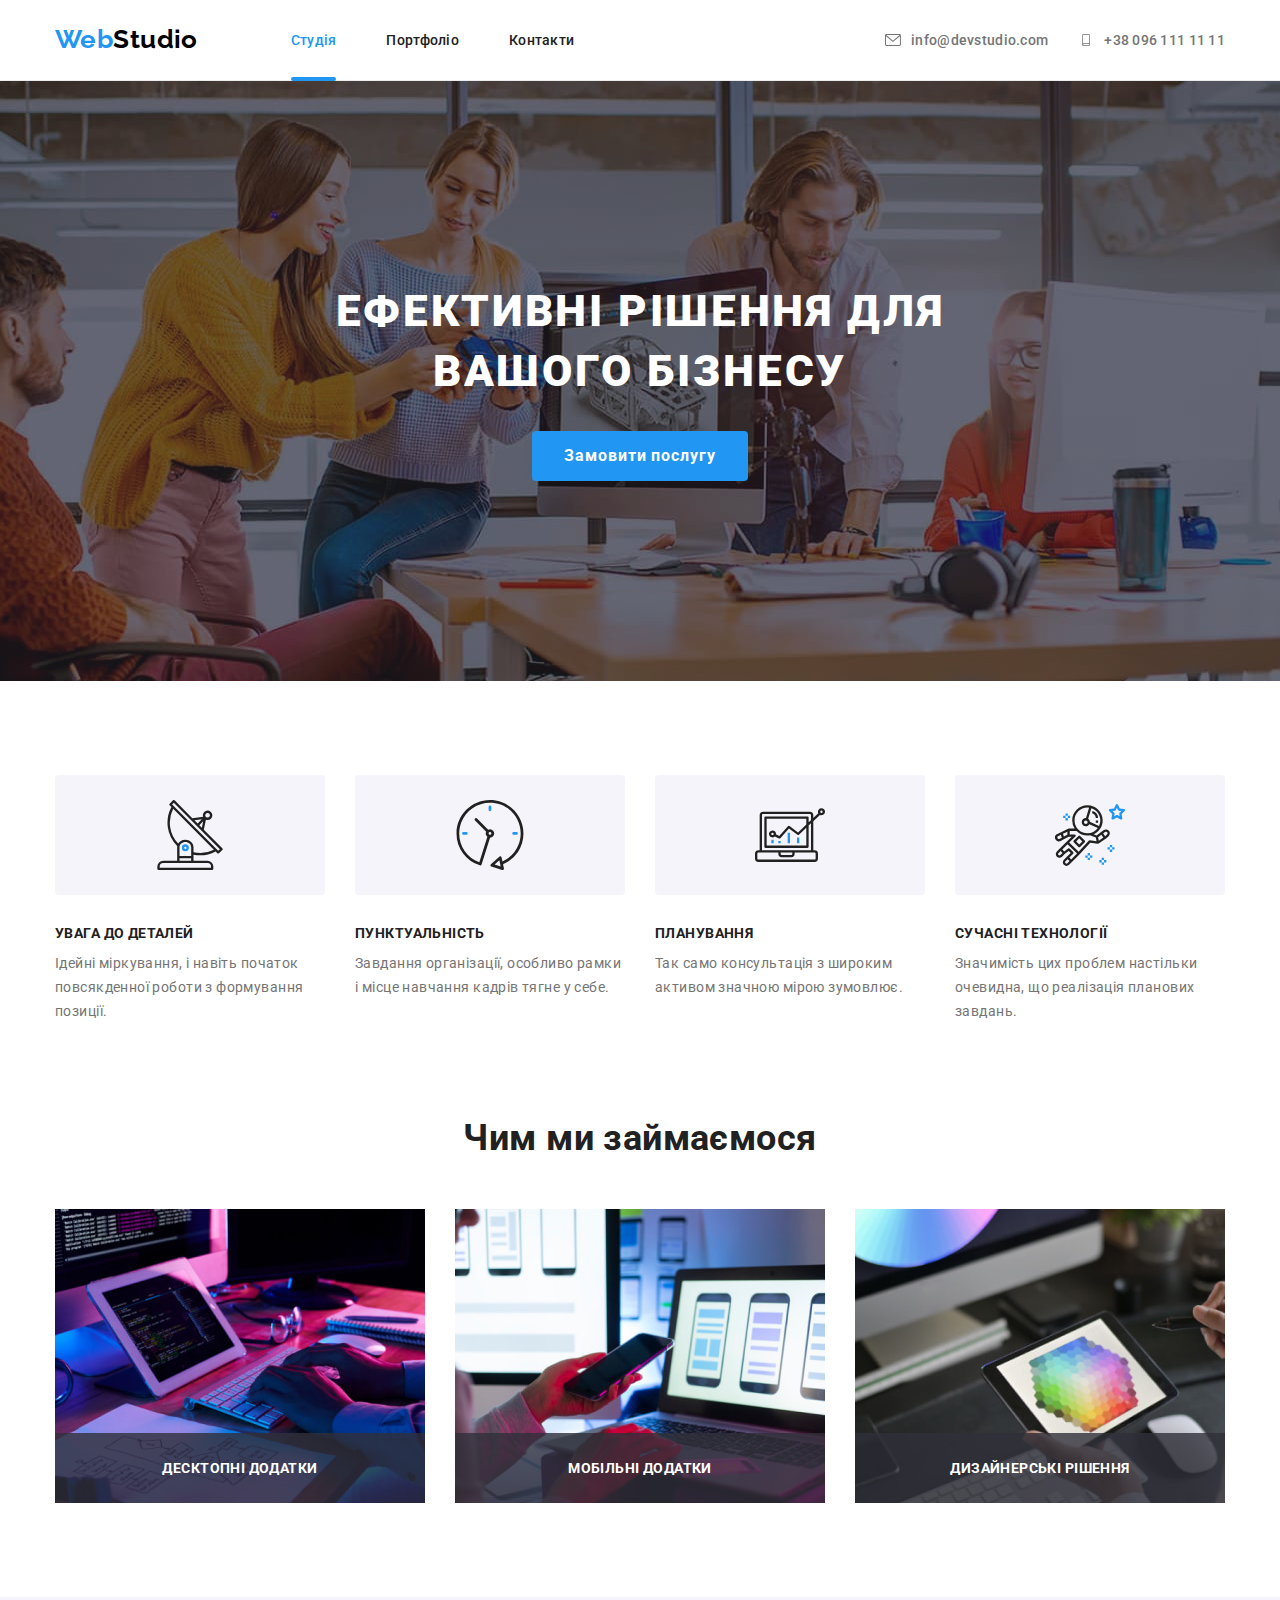
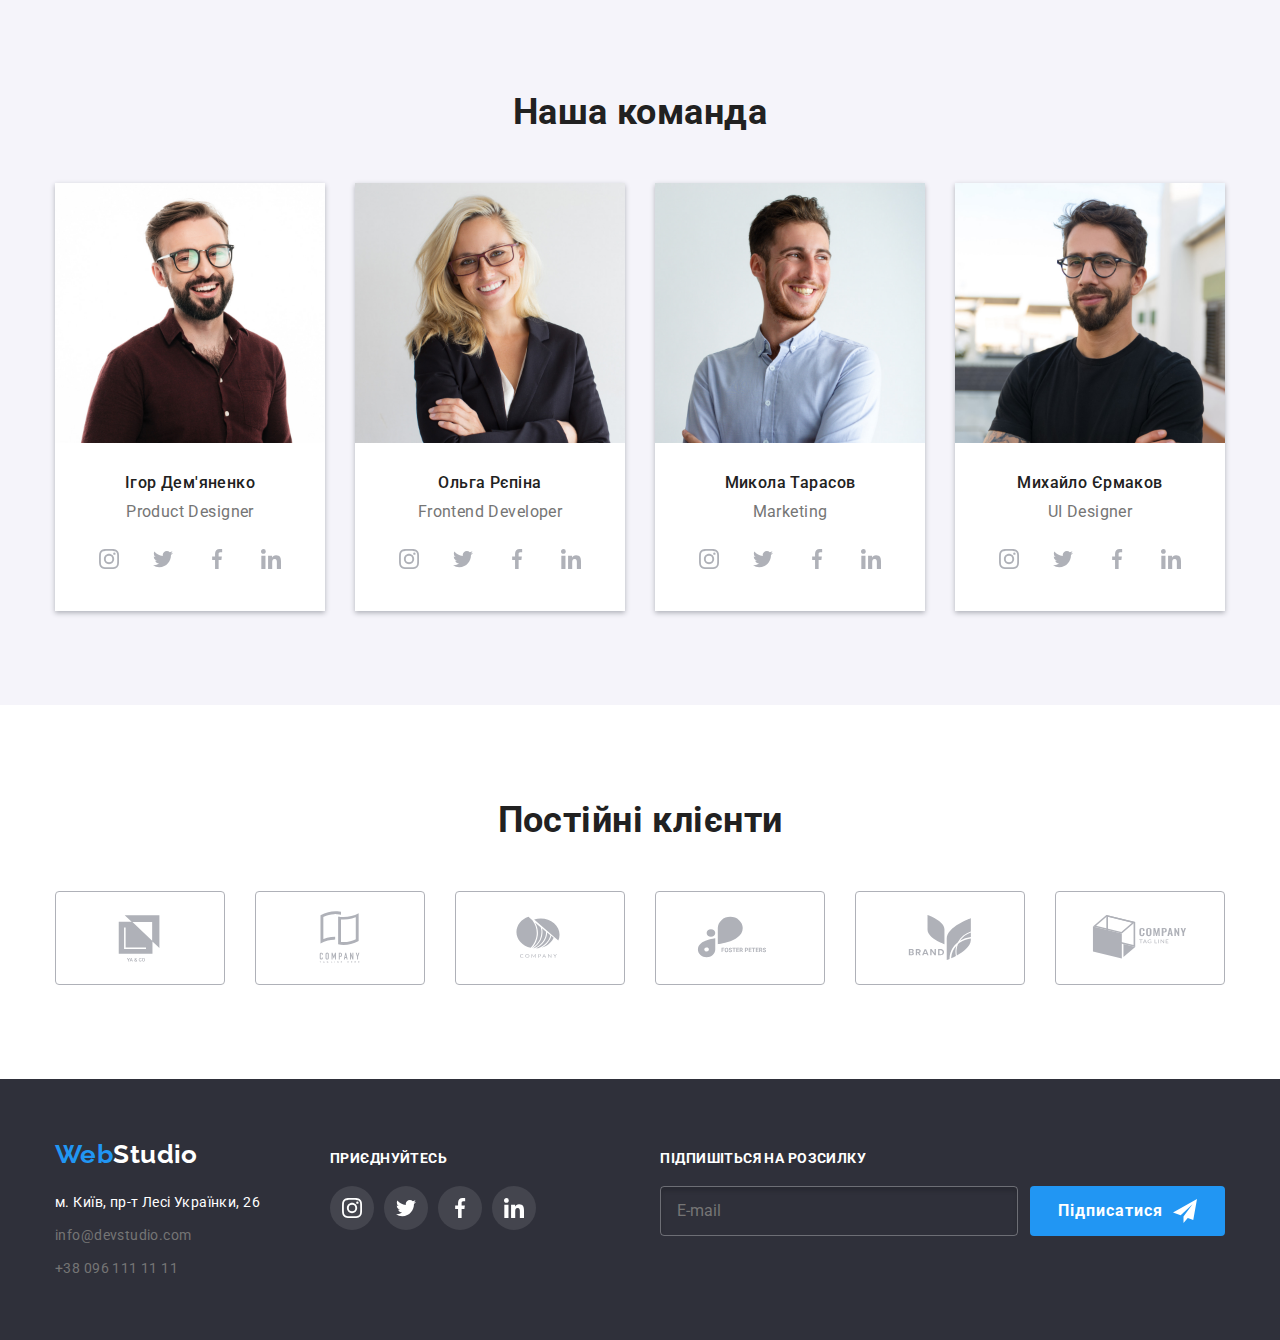
<file: index.html>
<!DOCTYPE html>
<html lang="uk">
  <head>
    <meta charset="UTF-8" />
    <meta http-equiv="X-UA-Compatible" content="IE=edge" />
    <meta name="viewport" content="width=device-width, initial-scale=1.0" />
    <title>WebStudio</title>
    <link rel="preconnect" href="https://fonts.googleapis.com" />
    <link rel="preconnect" href="https://fonts.gstatic.com" crossorigin />
    <link
      href="https://fonts.googleapis.com/css2?family=Raleway:wght@700&family=Roboto:wght@400;500;700;900&display=swap"
      rel="stylesheet"
    />
    <link
      rel="stylesheet"
      href="https://cdnjs.cloudflare.com/ajax/libs/modern-normalize/1.1.0/modern-normalize.min.css"
    />
    <link rel="stylesheet" href="./css/main.min.css">
  </head>
  <body class="page">
    <!--Шапка сайту-->
    <header class="header">
      <div class="container header-container">
        <nav class="nav">
          <a class="logo" lang="en" href="./index.html">
            <span class="logo__span" lang="en">Web</span
            ><span class="logo__dark" lang="en">Studio</span>
          </a>
          <ul class="nav__list">
            <li class="nav__item nav__list--current">
              <a class="nav__link nav__list--active" href="">Студія</a>
            </li>
            <li class="nav__item">
              <a class="nav__link" href="./portfolio.html">Портфоліо</a>
            </li>
            <li class="nav__item">
              <a class="nav__link" href="">Контакти</a>
            </li>
          </ul>
        </nav>
        <ul class="contact-list">
          <li class="contact-list__item">
            <a class="contact-list__link" href="mailto:info@devstudio.com">
              <svg class="contact-list__icon" width="16" height="12">
                <use href="./images/icons/icons.svg#envelope"></use>
              </svg>
              info@devstudio.com</a
            >
          </li>
          <li class="contact-list__item">
            <a class="contact-list__link" href="tel:+380961111111">
              <svg class="contact-list__icon" width="16" height="12">
                <use href="./images/icons/icons.svg#smartphone"></use>
              </svg>
              +38 096 111 11 11</a>
          </li>
        </ul>
      </div>
    </header>
    <main>
      <!--секція 1-->
      <section class="hero">
        <div class="container">
        <h1 class="hero__title">Ефективні рішення для вашого бізнесу</h1>
        <button class="btn hero__btn" type="button" data-modal-open>Замовити послугу</button>
        </div>
      </section>
      <!--секція 2 принципи роботи-->
      <section class="features">
        <div class="container">
          <h2 class="visually-hidden">Наші принципи роботи</h2>
           
          <ul class="features-list">
            <li class="features-list__item">
              <div class="icon-container">
                <svg class="features-icon" width="70" height="70">
                <use href="./images/icons/icons.svg#antenna"></use>
              </svg>
              </div>
              <h3 class="features-list__header">Увага до деталей</h3>
              <p class="features-list__txt">
                Ідейні міркування, і навіть початок повсякденної роботи з
                формування позиції.
              </p>
            </li>
            <li class="features-list__item">
              <div class="icon-container">
                <svg class="features-icon" width="70" height="70">
                <use href="./images/icons/icons.svg#clock"></use>
              </svg>
              </div>
              <h3 class="features-list__header">Пунктуальність</h3>
              <p class="features-list__txt">
                Завдання організації, особливо рамки і місце навчання кадрів
                тягне у себе.
              </p>
            </li>
            <li class="features-list__item">
              <div class="icon-container">
                <svg class="features-icon" width="70" height="70">
                <use href="./images/icons/icons.svg#diagram"></use>
              </svg>
              </div>
              <h3 class="features-list__header">Планування</h3>
              <p class="features-list__txt">
                Так само консультація з широким активом значною мірою зумовлює.
              </p>
            </li>
            <li class="features-list__item">
              <div class="icon-container">
                <svg class="features-icon" width="70" height="70">
                <use href="./images/icons/icons.svg#astronaut"></use>
              </svg>
              </div>
              <h3 class="features-list__header">Сучасні технології</h3>
              <p class="features-list__txt">
                Значимість цих проблем настільки очевидна, що реалізація
                планових завдань.
              </p>
            </li>
          </ul>
        </div>
      </section>
      <!--секція 3-->
      <section class="gallery">
        <div class="container">
          <h2 class="section-title">Чим ми займаємося</h2>
          <ul class="gallery-list">
            <li class="gallery__item">
              <img
                src="./images/section3/box1.jpg"
                alt="десктопні додатки"
                width="370"
                height="294"
              />
              <p class="gallery__txt">Десктопні додатки</p>
            </li>
            <li class="gallery__item">
              <img
                src="./images/section3/box2.jpg"
                alt="мобільні застосунки"
                width="370"
                height="294"
              />
              <p class="gallery__txt">Мобільні додатки</p>
            </li>
            <li class="gallery__item">
              <img
                src="./images/section3/box3.jpg"
                alt="дизайнерські рішення"
                width="370"
                height="294"
              />
              <p class="gallery__txt">Дизайнерські рішення</p>
            </li>
          </ul>
        </div>
      </section>
      <!--секція 4 team-->
      <section class="team">
        <div class="container team-container">
          <h2 class="section-title">Наша команда</h2>
          <ul class="team-list">
            <li class="team-item">
              <img
                class="team-photo"
                src="./images/section4/img1.jpg"
                alt="фото дизайнера продукту"
                width="270"
                height="260"
              />
              <div class="team-wrap">
              <h3 class="team-mate">Ігор Дем'яненко</h3>
              <p class="team-position" lang="en">Product Designer</p>
              <ul class="socials">
                <li class="socials-item">
                  <a
                   href="https://www.instagram.com"
                   class="socials-link"
                  target="_blank"
                  rel="noopener noreferrer"
                  aria-label="Instagram">
                  <svg class="socials-icon" width="20" height="20">
                <use href="./images/icons/icons.svg#instagram"></use>
              </svg>
                </a>
                </li>
                <li class="socials-item">
                  <a 
                  class="socials-link"
                   href="https://twitter.com"
                   target="_blank"
                  rel="noopener noreferrer"
                  aria-label="Twitter">
                  <svg class="socials-icon" width="20" height="20">
                <use href="./images/icons/icons.svg#twitter"></use>
              </svg>
                </a>
                </li>
                <li class="socials-item">
                  <a 
                  class="socials-link"
                   href="https://facebook.com"
                   target="_blank"
                  rel="noopener noreferrer"
                  aria-label="Facebook">
                  <svg class="socials-icon" width="20" height="20">
                <use href="./images/icons/icons.svg#facebook"></use>
              </svg>
                </a>
                </li>
                <li class="socials-item">
                  <a
                  class="socials-link"
                   href="https://linkedin.com"
                   target="_blank"
                  rel="noopener noreferrer"
                  aria-label="LinkedIn">
                  <svg class="socials-icon" width="20" height="20">
                <use href="./images/icons/icons.svg#linkedin"></use>
              </svg>
                </a>
                </li>
              </ul>
              </div>
              </li>
            <li class="team-item">
              <img
                class="team-photo"
                src="./images/section4/img2.jpg"
                alt="фото розробника"
                width="270"
                height="260"
              />
              <div class="team-wrap">
              <h3 class="team-mate">Ольга Рєпіна</h3>
              <p class="team-position" lang="en">Frontend Developer</p>
              <ul class="socials">
                <li class="socials-item">
                  <a
                   href="https://www.instagram.com"
                   class="socials-link"
                  target="_blank"
                  rel="noopener noreferrer"
                  aria-label="Instagram">
                  <svg class="socials-icon" width="20" height="20">
                <use href="./images/icons/icons.svg#instagram"></use>
              </svg>
                </a>
                </li>
                <li class="socials-item">
                  <a 
                  class="socials-link"
                   href="https://twitter.com"
                   target="_blank"
                  rel="noopener noreferrer"
                  aria-label="Twitter">
                  <svg class="socials-icon" width="20" height="20">
                <use href="./images/icons/icons.svg#twitter"></use>
              </svg>
                </a>
                </li>
                <li class="socials-item">
                  <a 
                  class="socials-link"
                   href="https://facebook.com"
                   target="_blank"
                  rel="noopener noreferrer"
                  aria-label="Facebook">
                  <svg class="socials-icon" width="20" height="20">
                <use href="./images/icons/icons.svg#facebook"></use>
              </svg>
                </a>
                </li>
                <li class="socials-item">
                  <a
                  class="socials-link"
                   href="https://linkedin.com"
                   target="_blank"
                  rel="noopener noreferrer"
                  aria-label="LinkedIn">
                  <svg class="socials-icon" width="20" height="20">
                <use href="./images/icons/icons.svg#linkedin"></use>
              </svg>
                </a>
                </li>
              </ul>
              </div>
            </li>
            <li class="team-item">
              <img
                class="team-photo"
                src="./images/section4/img3.jpg"
                alt="фото маркетолога"
                width="270"
                height="260"
              />
              <div class="team-wrap">
              <h3 class="team-mate">Микола Тарасов</h3>
              <p class="team-position" lang="en">Marketing</p>
              <ul class="socials list">
                <li class="socials-item">
                  <a
                   href="https://www.instagram.com"
                   class="socials-link"
                  target="_blank"
                  rel="noopener noreferrer"
                  aria-label="Instagram">
                  <svg class="socials-icon" width="20" height="20">
                <use href="./images/icons/icons.svg#instagram"></use>
              </svg>
                </a>
                </li>
                <li class="socials-item">
                  <a 
                  class="socials-link"
                   href="https://twitter.com"
                   target="_blank"
                  rel="noopener noreferrer"
                  aria-label="Twitter">
                  <svg class="socials-icon" width="20" height="20">
                <use href="./images/icons/icons.svg#twitter"></use>
              </svg>
                </a>
                </li>
                <li class="socials-item">
                  <a 
                  class="socials-link"
                   href="https://facebook.com"
                   target="_blank"
                  rel="noopener noreferrer"
                  aria-label="Facebook">
                  <svg class="socials-icon" width="20" height="20">
                <use href="./images/icons/icons.svg#facebook"></use>
              </svg>
                </a>
                </li>
                <li class="socials-item">
                  <a
                  class="socials-link"
                   href="https://linkedin.com"
                   target="_blank"
                  rel="noopener noreferrer"
                  aria-label="LinkedIn">
                  <svg class="socials-icon" width="20" height="20">
                <use href="./images/icons/icons.svg#linkedin"></use>
              </svg>
                </a>
                </li>
              </ul>
              </div>
            </li>
            <li class="team-item">
              <img
                class="team-photo"
                src="./images/section4/img4.jpg"
                alt="фото дизайнера"
                width="270"
                height="260"
              />
              <div class="team-wrap">
              <h3 class="team-mate">Михайло Єрмаков</h3>
              <p class="team-position" lang="en">UI Designer</p>
              <ul class="socials">
                <li class="socials-item">
                  <a
                   href="https://www.instagram.com"
                   class="socials-link"
                  target="_blank"
                  rel="noopener noreferrer"
                  aria-label="Instagram">
                  <svg class="socials-icon" width="20" height="20">
                <use href="./images/icons/icons.svg#instagram"></use>
              </svg>
                </a>
                </li>
                <li class="socials-item">
                  <a 
                  class="socials-link"
                   href="https://twitter.com"
                   target="_blank"
                  rel="noopener noreferrer"
                  aria-label="Twitter">
                  <svg class="socials-icon" width="20" height="20">
                <use href="./images/icons/icons.svg#twitter"></use>
              </svg>
                </a>
                </li>
                <li class="socials-item">
                  <a 
                  class="socials-link"
                   href="https://facebook.com"
                   target="_blank"
                  rel="noopener noreferrer"
                  aria-label="Facebook">
                  <svg class="socials-icon" width="20" height="20">
                <use href="./images/icons/icons.svg#facebook"></use>
              </svg>
                </a>
                </li>
                <li class="socials-item">
                  <a
                  class="socials-link"
                   href="https://linkedin.com"
                   target="_blank"
                  rel="noopener noreferrer"
                  aria-label="LinkedIn">
                  <svg class="socials-icon" width="20" height="20">
                <use href="./images/icons/icons.svg#linkedin"></use>
              </svg>
                </a>
                </li>
              </ul>
              </div>
            </li>
          </ul>
        </div>
      </section>
      <!--секція 5 clients-->
      <section class="clients">
        <div class="container clients-container">
          <h2 class="section-title">Постійні клієнти</h2>
          <ul class="clients-list">
              <li class="clients-list__item">
                <a class="clients-link"
                href="">
                <svg class="clients-icon" width="106" height="60">
                <use href="./images/icons/icons.svg#logo"></use>
              </svg>
                </a>
              </li>
              <li class="clients-list__item">
                <a class="clients-link"
                href=""
                >
                <svg class="clients-icon" width="106" height="60">
                <use href="./images/icons/icons.svg#logo1"></use>
              </svg>
                </a>
              </li>
              <li class="clients-list__item">
                <a class="clients-link"
                href="">
                <svg class="clients-icon" width="106" height="60">
                <use href="./images/icons/icons.svg#logo2"></use>
              </svg>
              </a>
              </li>
              <li class="clients-list__item">
                <a class="clients-link"
                href=""
                 >
                 <svg class="clients-icon" width="106" height="60">
                <use href="./images/icons/icons.svg#logo3"></use>
              </svg>
                </a>
              </li>
              <li class="clients-list__item">
                <a class="clients-link"
                href="">
                <svg class="clients-icon" width="106" height="60">
                <use href="./images/icons/icons.svg#logo4"></use>
              </svg>
              </a>
              </li>
              <li class="clients-list__item">
                <a class="clients-link"
                href="">
                <svg class="clients-icon" width="106" height="60">
                <use href="./images/icons/icons.svg#logo5"></use>
              </svg>
              </a>
              </li>
            </ul>
          
    </main>
    <!--підвал-->
    <footer class="footer">
      <div class="container footer-container">
        <div class="address-container">
        <a class="logo footer__logo" lang="en" href="./index.html">
          <span class="logo__span" lang="en">Web</span
          ><span class="logo__light" lang="en">Studio</span>
        </a>
        <address class="adress">
          <ul class="adress-list">
            <li class="adress-list__item">
              <a
                class="adress-link"
                href="https://goo.gl/maps/CPtrU1FHBa2aNyZL9"
                target="_blank"
                rel="noopener noreferrer"
                >м. Київ, пр-т Лесі Українки, 26
              </a>
            </li>
            <li class="adress-list__item">
              <a class="adress-link contact" href="mailto:info@devstudio.com"
                >info@devstudio.com</a
              >
            </li>
            <li class="adress-list__item">
              <a class="adress-link contact" href="tel:+380961111111"
                >+38 096 111 11 11</a
              >
            </li>
          </ul>
        </address>
        </div>
      <div class="footer-socials">
        <p class="footer-socials__txt">Приєднуйтесь</p>
        <ul class="footer-list">
          <li class="footer-list__item">
          <a 
          class="socials-link socials__dark"
          href="https://www.instagram.com"
          target="_blank"
          rel="noopener noreferrer"
          aria-label="Instagram"
          >
          <svg class="footer-icon" width="20" height="20">
                <use href="./images/icons/icons.svg#instagram"></use>
              </svg>
        </a>
      </li>
          <li class="footer-list__item">
            <a 
          class="socials-link socials__dark"
          href="https://www.twitter.com"
          target="_blank"
          rel="noopener noreferrer"
          aria-label="Twitter"
          >
          <svg class="footer-icon" width="20" height="20">
                <use href="./images/icons/icons.svg#twitter"></use>
              </svg>
        </a>
          </li>
          <li class="footer-list__item">
            <a 
          class="socials-link socials__dark"
          href="https://www.facebook.com"
          target="_blank"
          rel="noopener noreferrer"
          aria-label="Facebook"
          >
          <svg class="footer-icon" width="20" height="20">
                <use href="./images/icons/icons.svg#facebook"></use>
              </svg>
        </a>
          </li>
          <li class="footer-list__item">
            <a 
          class="socials-link socials__dark"
          href="https://www.linkedin.com"
          target="_blank"
          rel="noopener noreferrer"
          aria-label="LinkedIn"
          >
          <svg class="footer-icon" width="20" height="20">
                <use href="./images/icons/icons.svg#linkedin"></use>
              </svg>
        </a>
          </li>
        </ul>
      </div>
      <form class="footer-form" 
      name="subscribe-form">
      <strong class="footer-form__txt">Підпишіться на розсилку</strong>
      <div class="ft-form-container">
        <label class="footer-label">
            <input 
          class="footer-input" 
          type="email" 
          name="email" 
          placeholder="E-mail">
        </label>
        <button class="footer__btn btn" type="submit">
          Підписатися
          <svg width="24" height="24">
            <use href="./images/icons/icons.svg#icon-send"></use>
          </svg>
        </button>
        </div>
         </form>
      </div>
    </footer>
    <!--modal window-->
    <div class="backdrop is-hidden" data-modal>
      <div class="modal">
        <button class="modal-btn" type="button" data-modal-close>
          <svg width="18" height="18">
            <use href="./images/icons/icons.svg#close"></use>
          </svg>
        </button>
        <strong class="modal-title">Залиште свої дані, ми вам передзвонимо</strong>
        <form class="modal-form" name="application-form">
          <div class="app-form-group" role="group">
            <label class="app-form__label">
              <span class="app-form__span">Ім'я</span>
              <input class="app-form__input" 
              type="text" 
              name="name">
              <svg class="app-form__icon" width="18" height="18">
                 <use href="./images/icons/icons.svg#person"></use>
              </svg>
            </label>
            <label class="app-form__label">
              <span class="app-form__span">Телефон</span>
              <input class="app-form__input" 
              type="tel" 
              name="phone">
              <svg class="app-form__icon" width="18" height="18">
                 <use href="./images/icons/icons.svg#phone"></use>
              </svg>
            </label>
            <label class="app-form__label">
              <span class="app-form__span">Пошта</span>
              <input class="app-form__input" 
              type="email" 
              name="mail">
              <svg class="app-form__icon" width="18" height="18">
                 <use href="./images/icons/icons.svg#email"></use>
              </svg>
            </label>
            <label class="app-form__label">
              <span class="app-form__span">Коментар</span>
              <textarea class="app-form__txt" name="" rows="6" placeholder="Введіть текст"></textarea>
            </label>
            <label class="checkbox-label">
              <input class="checkbox-input visually-hidden" 
              type="checkbox" 
              name="agree" 
              value="agree">
              <svg class="checkbox-svg" width="16" height="15">
                <use class="icon-checked" href="./images/icons/icons.svg#checked"></use>
                <use class="icon-unchecked" href="./images/icons/icons.svg#unchecked"></use>
              </svg>
              <span class="checkbox__span">Погоджуюся з розсилкою та приймаю  
                <a class="checkbox-link" 
                href=""
                target="_blank"
                rel="noopener noreferrer"
                > Умови договору</a> 
              </span>
            </label>
          </div>
          <button class="btn form__btn" type="submit">Відправити</button>
        </form>
      </div>
    </div>
    <script src="js/modal.js"></script>
  </body>
</html>
</file>
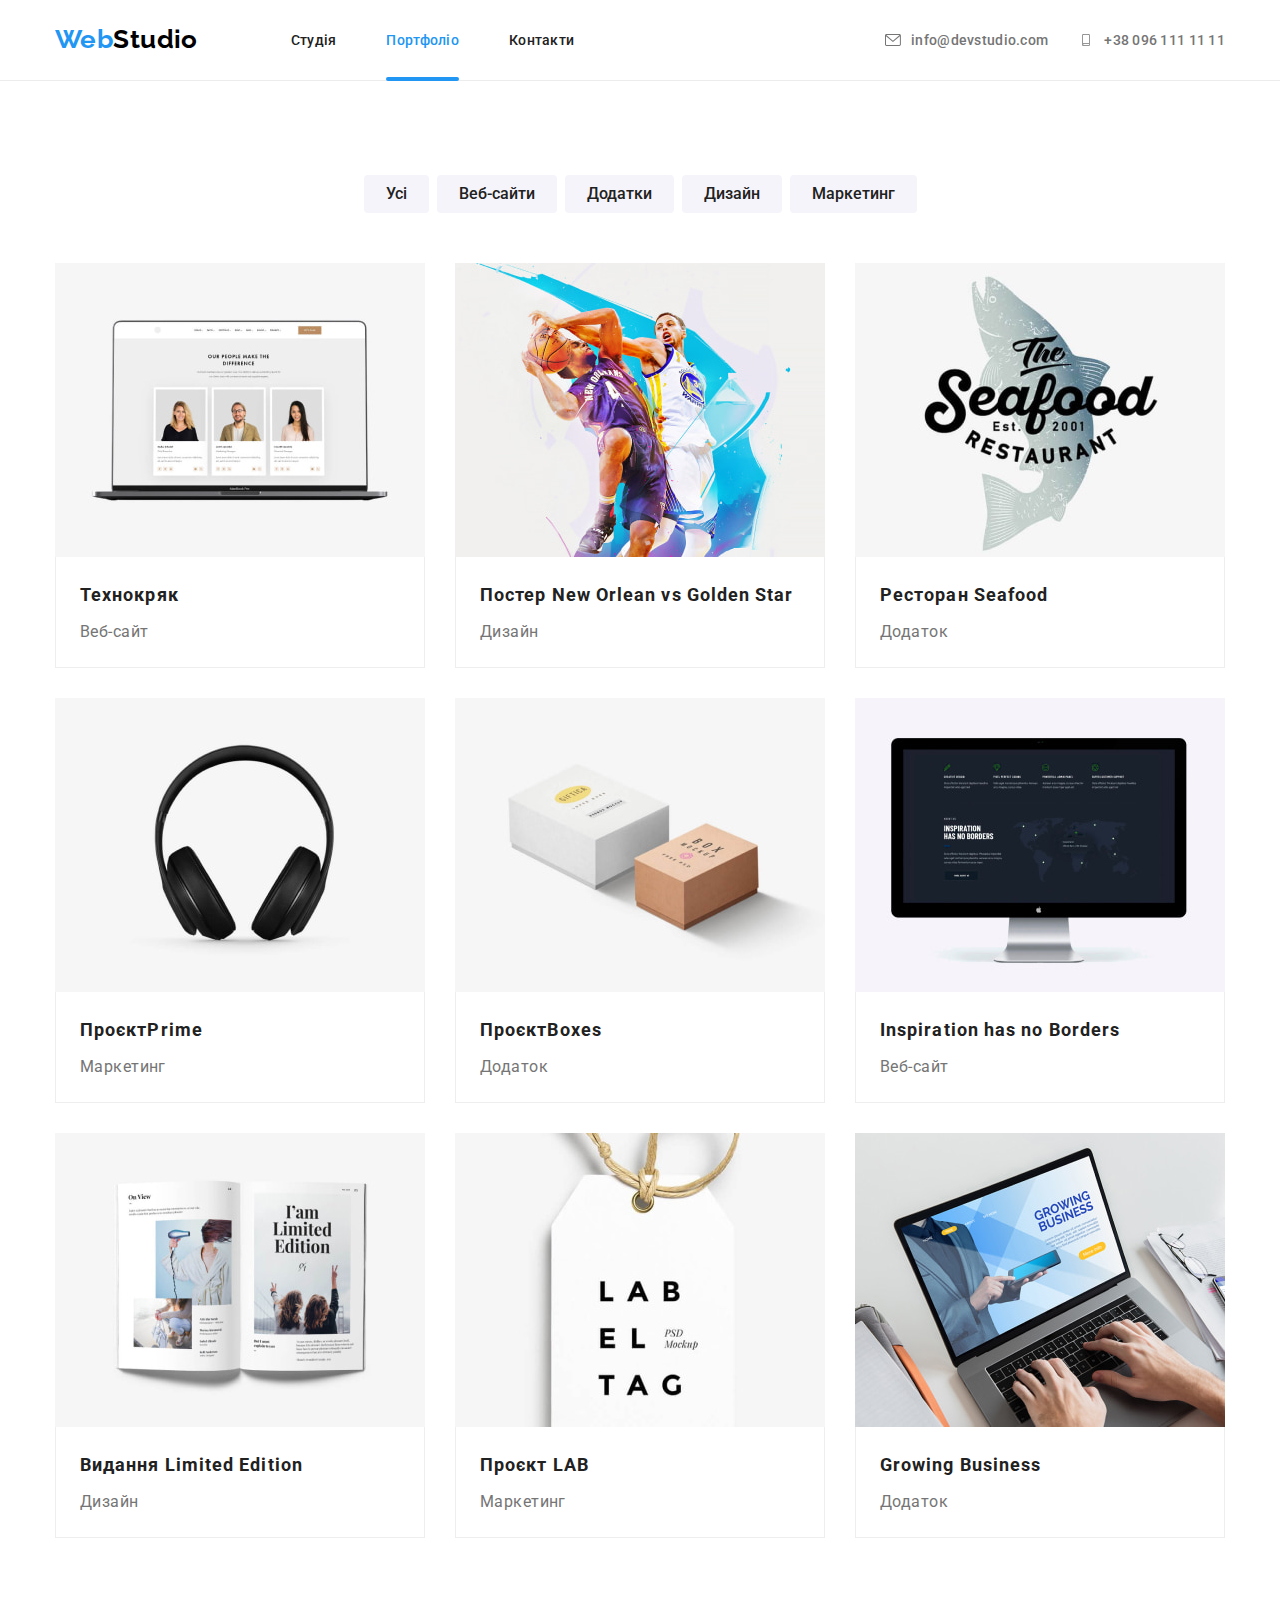
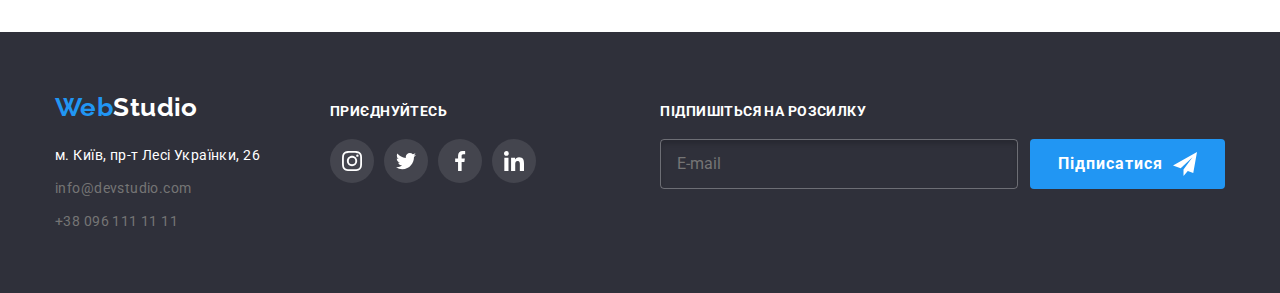
<file: portfolio.html>
<!DOCTYPE html>
<html lang="uk">
  <head>
    <meta charset="UTF-8" />
    <meta http-equiv="X-UA-Compatible" content="IE=edge" />
    <meta name="viewport" content="width=device-width, initial-scale=1.0" />
    <title>Portfolio</title>
    <link rel="preconnect" href="https://fonts.googleapis.com" />
    <link rel="preconnect" href="https://fonts.gstatic.com" crossorigin />
    <link
      href="https://fonts.googleapis.com/css2?family=Raleway:wght@700&family=Roboto:wght@400;500;700;900&display=swap"
      rel="stylesheet"
    />
    <link
      rel="stylesheet"
      href="https://cdnjs.cloudflare.com/ajax/libs/modern-normalize/1.1.0/modern-normalize.min.css"
    />
    <link rel="stylesheet" href="./css/main.min.css" />
  </head>
  <body class="page">
    <!--Шапка сайту-->
    <header class="header">
      <div class="container header-container">
        <nav class="nav">
          <a class="logo" lang="en" href="./index.html">
            <span class="logo__span" lang="en">Web</span
            ><span class="logo__dark" lang="en">Studio</span>
          </a>
          <ul class="nav__list">
            <li class="nav__item">
              <a class="nav__link" href="./index.html">Студія</a>
            </li>
            <li class="nav__item nav__list--current">
              <a class="nav__link nav__list--active" href="./portfolio.html"
                >Портфоліо</a
              >
            </li>
            <li class="nav__item">
              <a class="nav__link link" href="">Контакти</a>
            </li>
          </ul>
        </nav>
        <ul class="contact-list list">
          <li class="contact-list__item">
            <a class="contact-list__link" href="mailto:info@devstudio.com">
              <svg class="contact-list__icon" width="16" height="12">
                <use href="./images/icons/icons.svg#envelope"></use>
              </svg>
              info@devstudio.com</a
            >
          </li>
          <li class="contact-list__item">
            <a class="contact-list__link" href="tel:+380961111111">
              <svg class="contact-list__icon" width="16" height="12">
                <use href="./images/icons/icons.svg#smartphone"></use>
              </svg>
              +38 096 111 11 11</a
            >
          </li>
        </ul>
      </div>
    </header>
    <main>
      <section class="portfolio">
        <div class="container">
          <h1 class="visually-hidden">Наші проєкти</h1>
          <ul class="portfolio-btn-list">
            <li class="port">
              <button class="port__btn" type="button">Усі</button>
            </li>
            <li class="port">
              <button class="port__btn" type="button">Веб-сайти</button>
            </li>
            <li class="port">
              <button class="port__btn" type="button">Додатки</button>
            </li>
            <li class="port">
              <button class="port__btn" type="button">Дизайн</button>
            </li>
            <li class="port">
              <button class="port__btn" type="button">Маркетинг</button>
            </li>
          </ul>
          <ul class="port-list">
            <li class="port-list__item">
              <a class="port-photo-link" href="">
                <div class="portfolio-thumb">
                  <img
                    class="port-photo"
                    src="./images/portfolio/img1.jpg"
                    alt="проєкт веб-сайту"
                    width="370"
                    height="294"
                  />
                  <div class="overlay">
                    <p class="overlay__desc">
                      Ресурс пропонує комплексні пропозиції з різним рівнем
                      функціоналу та сервісів. Все це дозволить відвідувачу
                      отримати вичерпні відомості про компанію чи приватну
                      особу.
                    </p>
                  </div>
                </div>
                <div class="port-wrap">
                  <h2 class="port-wrap__title">Технокряк</h2>
                  <p class="port-wrap__name">Веб-сайт</p>
                </div>
              </a>
            </li>
            <li class="port-list__item">
              <a class="port-photo-link" href="">
                <div class="portfolio-thumb">
                  <img
                    class="port-photo"
                    src="./images/portfolio/img2.jpg"
                    alt="проєкт постера"
                    width="370"
                    height="294"
                  />
                  <div class="overlay">
                    <p class="overlay__desc">
                      Ресурс пропонує комплексні пропозиції з різним рівнем
                      функціоналу та сервісів. Все це дозволить відвідувачу
                      отримати вичерпні відомості про компанію чи приватну
                      особу.
                    </p>
                  </div>
                </div>
                <div class="port-wrap">
                  <h2 class="port-wrap__title">
                    Постер <span lang="en">New Orlean vs Golden Star</span>
                  </h2>
                  <p class="port-wrap__name">Дизайн</p>
                </div>
              </a>
            </li>
            <li class="port-list__item">
              <a class="port-photo-link" href="">
                <div class="portfolio-thumb">
                  <img
                    class="port-photo"
                    src="./images/portfolio/img3.jpg"
                    alt="проєкт додатку для ресторану"
                    width="370"
                    height="294"
                  />
                  <div class="overlay">
                    <p class="overlay__desc">
                      Ресурс пропонує комплексні пропозиції з різним рівнем
                      функціоналу та сервісів. Все це дозволить відвідувачу
                      отримати вичерпні відомості про компанію чи приватну
                      особу.
                    </p>
                  </div>
                </div>
                <div class="port-wrap">
                  <h2 class="port-wrap__title">
                    Ресторан <span lang="en">Seafood</span>
                  </h2>
                  <p class="port-wrap__name">Додаток</p>
                </div>
              </a>
            </li>
            <li class="port-list__item">
              <a class="port-photo-link" href="">
                <div class="portfolio-thumb">
                  <img
                    class="port-photo"
                    src="./images/portfolio/img4.jpg"
                    alt="маркетинговий проєкт"
                    width="370"
                    height="294"
                  />
                  <div class="overlay">
                    <p class="overlay__desc">
                      Ресурс пропонує комплексні пропозиції з різним рівнем
                      функціоналу та сервісів. Все це дозволить відвідувачу
                      отримати вичерпні відомості про компанію чи приватну
                      особу.
                    </p>
                  </div>
                </div>
                <div class="port-wrap">
                  <h2 class="port-wrap__title">
                    Проєкт<span lang="en">Prime</span>
                  </h2>
                  <p class="port-wrap__name">Маркетинг</p>
                </div>
              </a>
            </li>
            <li class="port-list__item">
              <a class="port-photo-link" href="">
                <div class="portfolio-thumb">
                  <img
                    class="port-photo"
                    src="./images/portfolio/img5.jpg"
                    alt="проєкт додатку"
                    width="370"
                    height="294"
                  />
                  <div class="overlay">
                    <p class="overlay__desc">
                      Ресурс пропонує комплексні пропозиції з різним рівнем
                      функціоналу та сервісів. Все це дозволить відвідувачу
                      отримати вичерпні відомості про компанію чи приватну
                      особу.
                    </p>
                  </div>
                </div>
                <div class="port-wrap">
                  <h2 class="port-wrap__title">
                    Проєкт<span lang="en">Boxes</span>
                  </h2>
                  <p class="port-wrap__name">Додаток</p>
                </div>
              </a>
            </li>
            <li class="port-list__item">
              <a class="port-photo-link" href="">
                <div class="portfolio-thumb">
                  <img
                    class="port-photo"
                    src="./images/portfolio/img6.jpg"
                    alt="проєкт веб-сайту"
                    width="370"
                    height="294"
                  />
                  <div class="overlay">
                    <p class="overlay__desc">
                      Ресурс пропонує комплексні пропозиції з різним рівнем
                      функціоналу та сервісів. Все це дозволить відвідувачу
                      отримати вичерпні відомості про компанію чи приватну
                      особу.
                    </p>
                  </div>
                </div>
                <div class="port-wrap">
                  <h2 class="port-wrap__title">
                    <span lang="en">Inspiration has no Borders</span>
                  </h2>
                  <p class="port-wrap__name">Веб-сайт</p>
                </div>
              </a>
            </li>
            <li class="port-list__item">
              <a class="port-photo-link" href="">
                <div class="portfolio-thumb">
                  <img
                    class="port-photo"
                    src="./images/portfolio/img7.jpg"
                    alt="проєкт для видання"
                    width="370"
                    height="294"
                  />
                  <div class="overlay">
                    <p class="overlay__desc">
                      Ресурс пропонує комплексні пропозиції з різним рівнем
                      функціоналу та сервісів. Все це дозволить відвідувачу
                      отримати вичерпні відомості про компанію чи приватну
                      особу.
                    </p>
                  </div>
                </div>
                <div class="port-wrap">
                  <h2 class="port-wrap__title">
                    Видання <span lang="en">Limited Edition</span>
                  </h2>
                  <p class="port-wrap__name">Дизайн</p>
                </div>
              </a>
            </li>
            <li class="port-list__item">
              <a class="port-photo-link" href="">
                <div class="portfolio-thumb">
                  <img
                    class="port-photo"
                    src="./images/portfolio/img8.jpg"
                    alt="маркетинговий проєкт"
                    width="370"
                    height="294"
                  />
                  <div class="overlay">
                    <p class="overlay__desc">
                      Ресурс пропонує комплексні пропозиції з різним рівнем
                      функціоналу та сервісів. Все це дозволить відвідувачу
                      отримати вичерпні відомості про компанію чи приватну
                      особу.
                    </p>
                  </div>
                </div>
                <div class="port-wrap">
                  <h2 class="port-wrap__title">
                    Проєкт <span lang="en">LAB</span>
                  </h2>
                  <p class="port-wrap__name">Маркетинг</p>
                </div>
              </a>
            </li>
            <li class="port-list__item">
              <a class="port-photo-link" href="">
                <div class="portfolio-thumb">
                  <img
                    class="port-photo"
                    src="./images/portfolio/img9.jpg"
                    alt="проєкт бізнес-додатка"
                    width="370"
                    height="294"
                  />
                  <div class="overlay">
                    <p class="overlay__desc">
                      Ресурс пропонує комплексні пропозиції з різним рівнем
                      функціоналу та сервісів. Все це дозволить відвідувачу
                      отримати вичерпні відомості про компанію чи приватну
                      особу.
                    </p>
                  </div>
                </div>
                <div class="port-wrap">
                  <h2 class="port-wrap__title">
                    <span lang="en">Growing Business</span>
                  </h2>
                  <p class="port-wrap__name">Додаток</p>
                </div>
              </a>
            </li>
          </ul>
        </div>
      </section>
    </main>

    <!--підвал-->
    <footer class="footer">
      <div class="container footer-container">
        <div class="address-container">
          <a class="logo footer__logo" lang="en" href="./index.html">
            <span class="logo__span" lang="en">Web</span
            ><span class="logo__light" lang="en">Studio</span>
          </a>
          <address class="adress">
            <ul class="adress-list">
              <li class="adress-list__item">
                <a
                  class="adress-link"
                  href="https://goo.gl/maps/CPtrU1FHBa2aNyZL9"
                  target="_blank"
                  rel="noopener noreferrer"
                  >м. Київ, пр-т Лесі Українки, 26
                </a>
              </li>
              <li class="adress-list__item">
                <a class="adress-link contact" href="mailto:info@devstudio.com"
                  >info@devstudio.com</a
                >
              </li>
              <li class="adress-list__item">
                <a class="adress-link contact" href="tel:+380961111111"
                  >+38 096 111 11 11</a
                >
              </li>
            </ul>
          </address>
        </div>
        <div class="footer-socials">
          <p class="footer-socials__txt">Приєднуйтесь</p>
          <ul class="footer-list list">
            <li class="footer-list__item">
              <a
                class="socials-link socials__dark"
                href="https://www.instagram.com"
                target="_blank"
                rel="noopener noreferrer"
                aria-label="Instagram"
              >
                <svg class="footer-icon" width="20" height="20">
                  <use href="./images/icons/icons.svg#instagram"></use>
                </svg>
              </a>
            </li>
            <li class="footer-list__item">
              <a
                class="socials-link socials__dark"
                href="https://www.twitter.com"
                target="_blank"
                rel="noopener noreferrer"
                aria-label="Twitter"
              >
                <svg class="footer-icon" width="20" height="20">
                  <use href="./images/icons/icons.svg#twitter"></use>
                </svg>
              </a>
            </li>
            <li class="footer-list__item">
              <a
                class="socials-link socials__dark"
                href="https://www.facebook.com"
                target="_blank"
                rel="noopener noreferrer"
                aria-label="Facebook"
              >
                <svg class="footer-icon" width="20" height="20">
                  <use href="./images/icons/icons.svg#facebook"></use>
                </svg>
              </a>
            </li>
            <li class="footer-list__item">
              <a
                class="socials-link socials__dark"
                href="https://www.linkedin.com"
                target="_blank"
                rel="noopener noreferrer"
                aria-label="LinkedIn"
              >
                <svg class="footer-icon" width="20" height="20">
                  <use href="./images/icons/icons.svg#linkedin"></use>
                </svg>
              </a>
            </li>
          </ul>
        </div>
        <form class="footer-form" name="subscribe-form">
          <strong class="footer-form__txt">Підпишіться на розсилку</strong>
          <div class="ft-form-container">
            <label class="footer-label">
              <input
                class="footer-input"
                type="email"
                name="email"
                placeholder="E-mail"
              />
            </label>
            <button class="footer__btn btn" type="submit">
              Підписатися
              <svg width="24" height="24">
                <use href="./images/icons/icons.svg#icon-send"></use>
              </svg>
            </button>
          </div>
        </form>
      </div>
    </footer>
  </body>
</html>
</file>
<file: css/main.min.css>
:root{--main-font: Roboto, sans-serif;--secondary-font: Raleway, sans-serif;--primary-text-color: #212121;--text-color: #757575;--accent-color: #2196f3;--hover-color: #188ce8;--white-color: #ffffff;--black-color: #000000;--btn-color: #f5f4fa;--bg-elements: #2f303a;--border-color: #eeeeee;--modal-bg-color: rgba(0, 0, 0, 0.2);--img-bg-cl: rgba(47, 48, 58, 0.8);--overlay-cl: rgba(33, 150, 243, 0.9);--footer-form: rgba(255, 255, 255, 0.6);--social-icon-cl: #afb1b8;--footer-socials: rgba(255, 255, 255, 0.1);--animation: 250ms cubic-bezier(0.4, 0, 0.2, 1)}.visually-hidden{position:absolute;white-space:nowrap;width:1px;height:1px;overflow:hidden;border:0;padding:0;clip:rect(0 0 0 0);-webkit-clip-path:inset(50%);clip-path:inset(50%);margin:-1px}h1,h2,h3,h4,h5,h6,p{margin:0}img{display:block}.clients-link,.socials-link,.contact-list__link,.nav__link{text-decoration:none;color:currentColor;display:-webkit-box;display:-ms-flexbox;display:flex}.portfolio,.clients,.team,.gallery,.features,.hero{padding-top:94px;padding-bottom:94px}.portfolio-btn-list,.clients-list,.footer-list,.socials,.team-list,.gallery-list,.features-list,.contact-list,.nav__list{list-style:none;margin:0;padding:0}body{color:var(--primary-text-color);font-size:14px;line-height:1.1428571429;letter-spacing:.03em;font-family:var(--main-font)}.section-title{margin-bottom:50px;font-weight:700;font-size:36px;line-height:1.1666666667;text-align:center}.container{width:1200px;padding-right:15px;padding-left:15px;margin-right:auto;margin-left:auto}.btn{display:block;border:rgba(0,0,0,0);border-radius:4px;margin-right:auto;margin-left:auto;font-family:inherit;font-weight:700;font-size:16px;line-height:1.875;letter-spacing:.06em;cursor:pointer}.header{border-bottom:1px solid #ececec}.header-container{display:-webkit-box;display:-ms-flexbox;display:flex;-webkit-box-align:center;-ms-flex-align:center;align-items:center}.logo{display:block;padding-top:24px;padding-bottom:25px;margin-right:93px;text-decoration:none;font-family:var(--secondary-font);font-size:26px;line-height:1.1923076923;font-weight:700}.logo__span{color:var(--accent-color)}.logo__dark{color:var(--black-color)}.footer__logo{padding:0;margin-right:0}.logo__light{color:var(--white-color)}.nav{display:-webkit-box;display:-ms-flexbox;display:flex;-webkit-box-align:center;-ms-flex-align:center;align-items:center;margin-right:auto}.nav__list{display:-webkit-box;display:-ms-flexbox;display:flex;gap:50px;-webkit-box-align:center;-ms-flex-align:center;align-items:center;font-family:var(--main-font);letter-spacing:.02em}.nav__list--current{position:relative}.nav__list--active{color:var(--accent-color)}.nav__link{display:block;padding-top:32px;padding-bottom:32px;font-weight:500;letter-spacing:.02em;-webkit-transition:color var(--animation);transition:color var(--animation)}.nav__link:hover,.nav__link:focus{color:var(--accent-color)}.nav__list--active::after{content:"";position:absolute;display:inline-block;width:100%;height:4px;bottom:-1.5%;left:0;background-color:var(--accent-color);border-radius:2px}.contact-list{display:-webkit-box;display:-ms-flexbox;display:flex;gap:30px;-webkit-box-align:center;-ms-flex-align:center;align-items:center;-webkit-box-pack:center;-ms-flex-pack:center;justify-content:center}.contact-list__link{display:-webkit-box;display:-ms-flexbox;display:flex;gap:10px;-webkit-box-align:center;-ms-flex-align:center;align-items:center;padding-top:32px;padding-bottom:32px;font-weight:500;letter-spacing:.02em;color:var(--text-color);-webkit-transition:color var(--animation);transition:color var(--animation)}.contact-list__link:hover,.contact-list__link:focus{color:var(--accent-color)}.contact-list__icon{fill:var(--text-color);-webkit-transition:fill var(--animation);transition:fill var(--animation)}.contact-list__link:hover .contact-list__icon,.contact-list__link:focus .contact-list__icon{fill:var(--accent-color)}.hero{background-color:var(--bg-elements);padding-top:200px;padding-bottom:200px;margin-right:auto;margin-left:auto;height:600px;max-width:1600px;background-image:-webkit-gradient(linear, left top, right top, from(rgba(47, 48, 58, 0.4)), to(rgba(47, 48, 58, 0.4))),url(../images/hero/hero-img.jpg);background-image:linear-gradient(to right, rgba(47, 48, 58, 0.4), rgba(47, 48, 58, 0.4)),url(../images/hero/hero-img.jpg);background-repeat:no-repeat;background-position:center;background-size:cover}.hero__title{margin-bottom:30px;width:696px;margin-right:auto;margin-left:auto;color:var(--white-color);font-weight:900;font-size:44px;line-height:1.3636363636;text-align:center;letter-spacing:.06em;text-transform:uppercase}.hero__btn{padding:10px 32px;color:var(--white-color);background-color:var(--accent-color);-webkit-transition:background-color var(--animation);transition:background-color var(--animation)}.hero__btn:hover,.hero__btn:focus{background-color:var(--hover-color)}.features{padding-bottom:0}.features-list{display:-webkit-box;display:-ms-flexbox;display:flex;gap:30px}.features-list__item{-ms-flex-preferred-size:calc((100% - 90px)/4);flex-basis:calc((100% - 90px)/4)}.icon-container{display:-webkit-box;display:-ms-flexbox;display:flex;-webkit-box-align:center;-ms-flex-align:center;align-items:center;-webkit-box-pack:center;-ms-flex-pack:center;justify-content:center;height:120px;margin-bottom:30px;background-color:var(--btn-color);border-radius:4px}.features-list__header{margin-bottom:10px;font-size:14px;line-height:1.1428571429;letter-spacing:.03em;font-weight:700;text-transform:uppercase}.features-list__txt{color:var(--text-color);font-weight:400;line-height:1.7142857143}.gallery-list{display:-webkit-box;display:-ms-flexbox;display:flex;gap:30px}.gallery__item{position:relative}.gallery__txt{position:absolute;bottom:0;left:0;width:100%;height:70px;display:-webkit-box;display:-ms-flexbox;display:flex;-webkit-box-align:center;-ms-flex-align:center;align-items:center;-webkit-box-pack:center;-ms-flex-pack:center;justify-content:center;font-weight:700;text-align:center;text-transform:uppercase;color:var(--white-color);background-color:var(--img-bg-cl)}.team{background-color:var(--btn-color)}.team-list{display:-webkit-box;display:-ms-flexbox;display:flex;gap:30px}.team-item{background-color:var(--white-color);-ms-flex-preferred-size:calc((100% - 90px)/4);flex-basis:calc((100% - 90px)/4);-webkit-box-shadow:0px 2px 5px 0px var(--social-icon-cl);box-shadow:0px 2px 5px 0px var(--social-icon-cl)}.team-wrap{padding-top:30px;padding-bottom:30px}.team-mate{margin-bottom:10px;font-weight:500;font-size:16px;line-height:1.1875;text-align:center}.team-position{margin-bottom:16px;color:var(--text-color);font-weight:400;font-size:16px;line-height:1.1875;text-align:center}.socials{display:-webkit-box;display:-ms-flexbox;display:flex;gap:10px;-webkit-box-pack:center;-ms-flex-pack:center;justify-content:center}.socials-link{display:-webkit-box;display:-ms-flexbox;display:flex;-webkit-box-align:center;-ms-flex-align:center;align-items:center;-webkit-box-pack:center;-ms-flex-pack:center;justify-content:center;padding:0;width:44px;height:44px;background-color:var(--white-color);border-radius:50%;-webkit-transition:background-color var(--animation);transition:background-color var(--animation)}.socials-link:hover,.socials-link:focus{background-color:var(--accent-color)}.socials-icon{fill:var(--social-icon-cl);-webkit-transition:fill var(--animation);transition:fill var(--animation)}.socials-link:hover .socials-icon,.socials-link:focus .socials-icon{fill:var(--white-color)}.footer-socials__txt{margin-bottom:20px;font-weight:700;text-transform:uppercase;color:var(--white-color)}.socials__dark{background-color:var(--footer-socials);-webkit-transition:background-color var(--animation);transition:background-color var(--animation)}.socials__dark:hover,.socials__dark:focus{background-color:var(--accent-color)}.footer-list{display:-webkit-box;display:-ms-flexbox;display:flex;gap:10px;-webkit-box-pack:center;-ms-flex-pack:center;justify-content:center}.footer-icon{fill:var(--white-color)}.clients-list__item{-ms-flex-preferred-size:calc((100% - 150px)/6);flex-basis:calc((100% - 150px)/6);background-color:var(--white-color);border:1px solid var(--social-icon-cl);border-radius:4px;-webkit-transition:border-color var(--animation);transition:border-color var(--animation)}.clients-list{display:-webkit-box;display:-ms-flexbox;display:flex;gap:30px}.clients-link{display:-webkit-box;display:-ms-flexbox;display:flex;-webkit-box-align:center;-ms-flex-align:center;align-items:center;-webkit-box-pack:center;-ms-flex-pack:center;justify-content:center;height:92px;padding:0}.clients-icon{fill:var(--social-icon-cl);-webkit-transition:fill var(--animation);transition:fill var(--animation)}.clients-link:hover .clients-icon,.clients-link:focus .clients-icon{fill:var(--accent-color)}.clients-list__item:hover{border-color:var(--accent-color)}.portfolio-btn-list{display:-webkit-box;display:-ms-flexbox;display:flex;-webkit-box-pack:center;-ms-flex-pack:center;justify-content:center;margin-bottom:50px;gap:8px}.port__btn{padding:6px 22px;border:rgba(0,0,0,0);border-radius:4px;color:var(--primary-text-color);background-color:var(--btn-color);font-family:var(--main-font);font-weight:500;font-size:16px;line-height:1.625;cursor:pointer;-webkit-transition:background-color var(--animation),color var(--animation),-webkit-box-shadow var(--animation);transition:background-color var(--animation),color var(--animation),-webkit-box-shadow var(--animation);transition:background-color var(--animation),color var(--animation),box-shadow var(--animation);transition:background-color var(--animation),color var(--animation),box-shadow var(--animation),-webkit-box-shadow var(--animation)}.port__btn:hover,.port__btn:focus{background-color:var(--accent-color);color:var(--white-color);-webkit-box-shadow:0px 4px 4px -2px var(--social-icon-cl);box-shadow:0px 4px 4px -2px var(--social-icon-cl)}.port-list{list-style:none;padding:0;margin-top:0;margin-bottom:0;display:-webkit-box;display:-ms-flexbox;display:flex;-ms-flex-wrap:wrap;flex-wrap:wrap;gap:30px}.port-list__item{-ms-flex-preferred-size:calc((100% - 60px)/3);flex-basis:calc((100% - 60px)/3)}.port-photo-link{display:block;text-decoration:none;color:currentColor;-webkit-transition:-webkit-box-shadow var(--animation);transition:-webkit-box-shadow var(--animation);transition:box-shadow var(--animation);transition:box-shadow var(--animation), -webkit-box-shadow var(--animation)}.port-photo-link:hover{-webkit-box-shadow:0px 2px 5px 0px var(--social-icon-cl);box-shadow:0px 2px 5px 0px var(--social-icon-cl)}.portfolio-thumb{position:relative;overflow:hidden}.port-list__item:hover .overlay{-webkit-transform:translateY(0);transform:translateY(0)}.port-wrap{padding-top:20px;padding-right:24px;padding-bottom:20px;padding-left:24px;border-right:1px solid var(--border-color);border-bottom:1px solid var(--border-color);border-left:1px solid var(--border-color)}.port-wrap__title{margin-bottom:4px;font-weight:700;font-size:18px;line-height:2;letter-spacing:.06em}.port-wrap__name{color:var(--text-color);font-weight:400;font-size:16px;line-height:1.875}.overlay{position:absolute;top:0;left:0;width:100%;height:100%;display:-webkit-box;display:-ms-flexbox;display:flex;-webkit-box-align:center;-ms-flex-align:center;align-items:center;-webkit-box-pack:center;-ms-flex-pack:center;justify-content:center;padding-right:24px;padding-left:24px;background-color:var(--overlay-cl);-webkit-transform:translateY(100%);transform:translateY(100%);-webkit-transition:-webkit-transform var(--animation);transition:-webkit-transform var(--animation);transition:transform var(--animation);transition:transform var(--animation), -webkit-transform var(--animation)}.overlay__desc{font-size:18px;line-height:1.5555555556;color:var(--white-color)}.footer{padding-top:60px;padding-bottom:60px;background-color:var(--bg-elements)}.footer-container{display:-webkit-box;display:-ms-flexbox;display:flex;-webkit-box-align:baseline;-ms-flex-align:baseline;align-items:baseline}.address-container{margin-right:70px}.adress{font-style:normal;margin-top:20px}.adress-list{list-style:none;padding:0;margin:0}.adress-link{color:var(--white-color);text-decoration:none;line-height:1.7142857143;-webkit-transition:color var(--animation);transition:color var(--animation)}.adress-link:hover,.adress-link:focus{color:var(--accent-color)}.contact{color:var(--text-color)}.adress-list__item:not(:last-child){margin-bottom:9px}.footer-form{margin-left:auto}.footer-form__txt{display:block;margin-bottom:20px;font-weight:700;text-transform:uppercase;color:var(--white-color)}.ft-form-container{display:-webkit-box;display:-ms-flexbox;display:flex;-webkit-box-align:center;-ms-flex-align:center;align-items:center;-webkit-box-pack:center;-ms-flex-pack:center;justify-content:center;gap:12px}.footer-label{display:-webkit-box;display:-ms-flexbox;display:flex;-webkit-box-orient:vertical;-webkit-box-direction:normal;-ms-flex-direction:column;flex-direction:column}.footer-input{padding-top:14px;padding-bottom:14px;padding-left:16px;width:358px;font-size:16px;line-height:1.25;border:1px solid rgba(255,255,255,.3);outline:rgba(0,0,0,0);-webkit-box-shadow:inset 0px 4px 4px rgba(0,0,0,.15);box-shadow:inset 0px 4px 4px rgba(0,0,0,.15);border-radius:4px;background-color:rgba(0,0,0,0);color:var(--footer-form);-webkit-transition:border-color var(--animation);transition:border-color var(--animation)}.footer-input:hover,.footer-input:focus{border-color:var(--accent-color)}.footer__btn{display:-webkit-box;display:-ms-flexbox;display:flex;-webkit-box-align:center;-ms-flex-align:center;align-items:center;-webkit-box-pack:center;-ms-flex-pack:center;justify-content:center;gap:10px;padding:10px 28px;color:var(--white-color);background-color:var(--accent-color);font-family:inherit;-webkit-transition:background-color var(--animation),-webkit-box-shadow var(--animation);transition:background-color var(--animation),-webkit-box-shadow var(--animation);transition:background-color var(--animation),box-shadow var(--animation);transition:background-color var(--animation),box-shadow var(--animation),-webkit-box-shadow var(--animation)}.footer__btn:hover,.footer__btn:focus{background-color:var(--hover-color);-webkit-box-shadow:0px 4px 4px rgba(0,0,0,.15);box-shadow:0px 4px 4px rgba(0,0,0,.15)}.backdrop{position:fixed;z-index:10;top:0;left:0;width:100%;height:100%;opacity:1;background-color:var(--modal-bg-color);-webkit-transition:opacity var(--animation);transition:opacity var(--animation)}.backdrop.is-hidden{opacity:0;pointer-events:none;visibility:hidden}.modal{padding:40px;position:absolute;top:50%;left:50%;-webkit-transform:translate(-50%, -50%) scale(1);transform:translate(-50%, -50%) scale(1);width:528px;background-color:var(--white-color);-webkit-box-shadow:0px 1px 3px rgba(0,0,0,.12),0px 1px 1px rgba(0,0,0,.14),0px 2px 1px rgba(0,0,0,.2);box-shadow:0px 1px 3px rgba(0,0,0,.12),0px 1px 1px rgba(0,0,0,.14),0px 2px 1px rgba(0,0,0,.2);border-radius:4px;-webkit-transition:-webkit-transform var(--animation);transition:-webkit-transform var(--animation);transition:transform var(--animation);transition:transform var(--animation), -webkit-transform var(--animation)}.modal-btn{position:absolute;top:8px;right:8px;display:-webkit-box;display:-ms-flexbox;display:flex;-webkit-box-align:center;-ms-flex-align:center;align-items:center;-webkit-box-pack:center;-ms-flex-pack:center;justify-content:center;width:30px;height:30px;padding:0;background-color:var(--white-color);border-radius:50%;border:1px solid rgba(0,0,0,.1);cursor:pointer;-webkit-transition:fill var(--animation);transition:fill var(--animation)}.modal-btn:hover,.modal-btn:focus{fill:var(--accent-color)}.modal-title{display:block;margin-bottom:12px;font-weight:700;font-size:20px;line-height:1.15;text-align:center;color:var(--primary-text-color)}.app-form-group{display:-webkit-box;display:-ms-flexbox;display:flex;-webkit-box-orient:vertical;-webkit-box-direction:normal;-ms-flex-direction:column;flex-direction:column;gap:10px}.app-form__label{position:relative;display:-webkit-box;display:-ms-flexbox;display:flex;-webkit-box-orient:vertical;-webkit-box-direction:normal;-ms-flex-direction:column;flex-direction:column}.app-form__span{margin-bottom:4px;color:#757575}.app-form__input{padding-left:35px;padding-right:35px;width:100%;height:40px;outline:rgba(0,0,0,0);border:1px solid rgba(33,33,33,.2);border-radius:4px;-webkit-transition:border-color var(--animation);transition:border-color var(--animation)}.app-form__input:hover,.app-form__input:focus{border-color:var(--accent-color)}.app-form__icon{position:absolute;left:12px;bottom:11px;-webkit-transition:fill var(--animation);transition:fill var(--animation)}.app-form__input:hover+.app-form__icon,.app-form__input:focus+.app-form__icon{fill:var(--accent-color)}.app-form__txt{resize:none;padding-left:12px;padding-right:12px;padding-top:11px;padding-bottom:11px;width:100%;font-size:12px;outline:rgba(0,0,0,0);border:1px solid rgba(33,33,33,.2);border-radius:4px;-webkit-transition:border-color var(--animation);transition:border-color var(--animation)}.app-form__txt:hover,.app-form__txt:focus{border-color:var(--accent-color)}.app-form__txt::-webkit-input-placeholder{font-size:12px;line-height:1.1666666667;letter-spacing:.01em;color:rgba(117,117,117,.5)}.app-form__txt::-moz-placeholder{font-size:12px;line-height:1.1666666667;letter-spacing:.01em;color:rgba(117,117,117,.5)}.app-form__txt:-ms-input-placeholder{font-size:12px;line-height:1.1666666667;letter-spacing:.01em;color:rgba(117,117,117,.5)}.app-form__txt::-ms-input-placeholder{font-size:12px;line-height:1.1666666667;letter-spacing:.01em;color:rgba(117,117,117,.5)}.app-form__txt::placeholder{font-size:12px;line-height:1.1666666667;letter-spacing:.01em;color:rgba(117,117,117,.5)}.checkbox-label{display:-webkit-box;display:-ms-flexbox;display:flex;-webkit-box-align:center;-ms-flex-align:center;align-items:center;-webkit-box-pack:center;-ms-flex-pack:center;justify-content:center;gap:7px;margin-top:10px;margin-bottom:30px}.icon-checked{opacity:0;-webkit-transition:opacity var(--animation);transition:opacity var(--animation)}.checkbox-input:checked+.checkbox-svg .icon-checked{opacity:1}.checkbox-input:checked+.checkbox-svg .icon-unchecked{opacity:0}.icon-uncheked{-webkit-transition:opacity var(--animation);transition:opacity var(--animation)}.checkbox__span{display:-webkit-box;display:-ms-flexbox;display:flex;-webkit-box-align:center;-ms-flex-align:center;align-items:center;-webkit-box-pack:center;-ms-flex-pack:center;justify-content:center;gap:3px;-webkit-user-select:none;-moz-user-select:none;-ms-user-select:none;user-select:none;line-height:1.5;color:var(--text-color)}.checkbox-link{color:var(--accent-color)}.form__btn{padding:10px 52px;color:var(--white-color);background-color:var(--accent-color);cursor:pointer;-webkit-transition:background-color var(--animation),-webkit-box-shadow var(--animation);transition:background-color var(--animation),-webkit-box-shadow var(--animation);transition:background-color var(--animation),box-shadow var(--animation);transition:background-color var(--animation),box-shadow var(--animation),-webkit-box-shadow var(--animation)}.form__btn:hover,.form__btn:focus{background-color:#188ce8;-webkit-box-shadow:0px 4px 4px rgba(0,0,0,.15);box-shadow:0px 4px 4px rgba(0,0,0,.15)}/*# sourceMappingURL=main.min.css.map */
</file>
